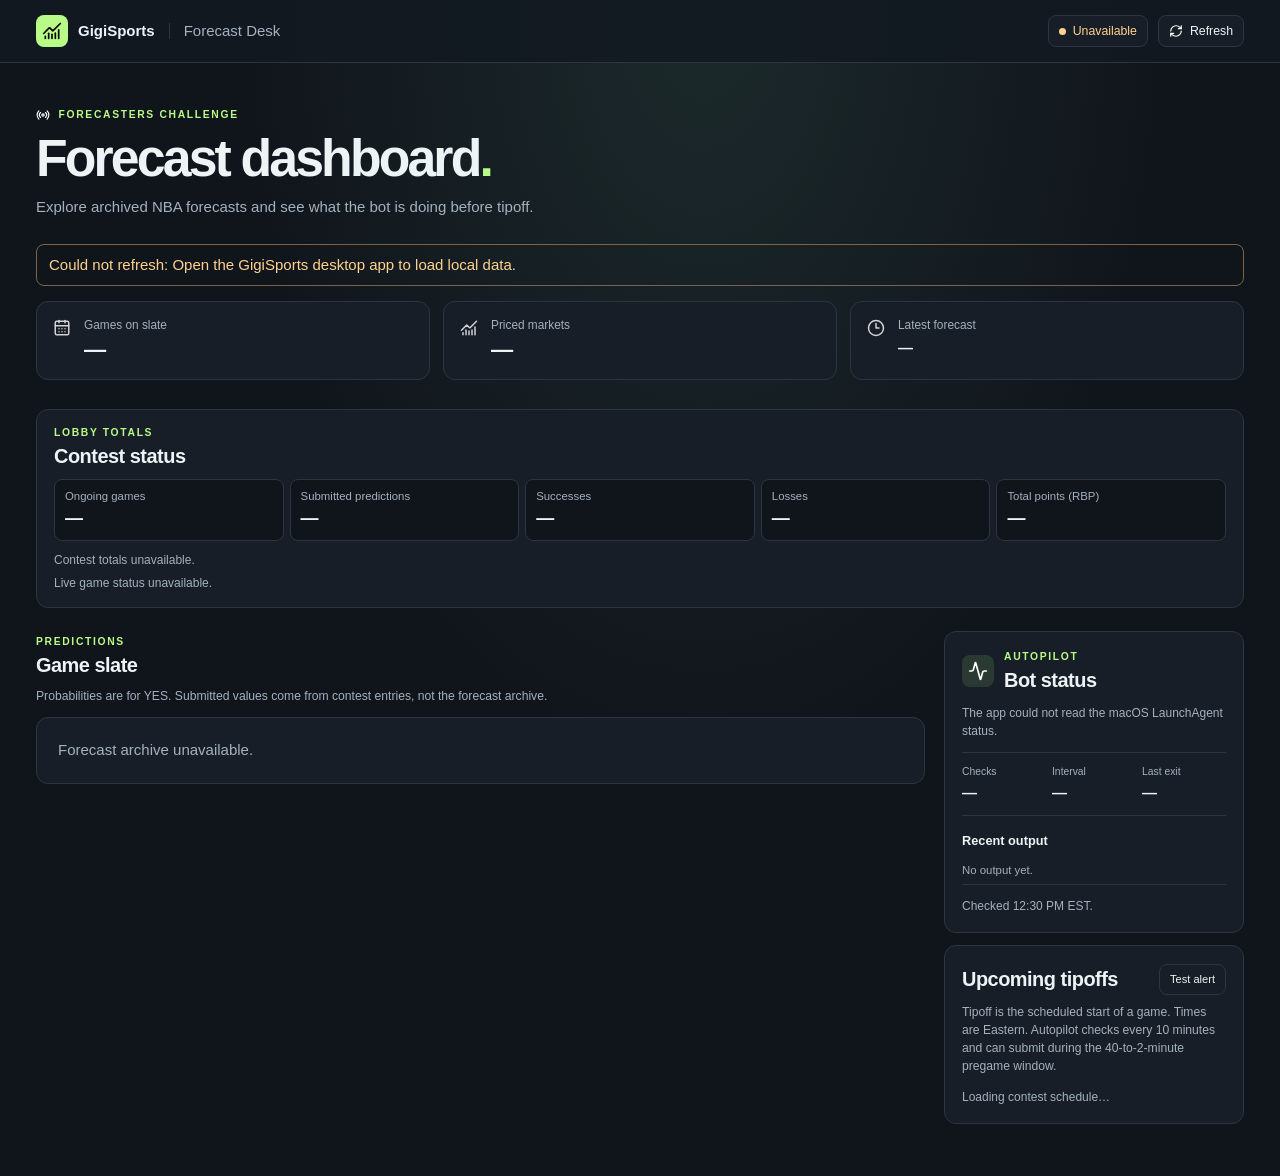
<file: dashboard/index.html>
<!doctype html>
<html lang="en">
<head>
  <meta charset="utf-8">
  <meta name="viewport" content="width=device-width, initial-scale=1">
  <meta name="color-scheme" content="dark">
  <title>GigiSports | Forecast Desk</title>
  <link rel="stylesheet" href="style.css">
  <script type="module" src="app.js"></script>
</head>
<body>
  <header class="top">
    <div class="wrap bar">
      <div class="brand"><span class="brand-mark"><img src="assets/chart-no-axes-combined.svg" alt=""></span>GigiSports<span class="divider"></span><span class="product">Forecast Desk</span></div>
      <div class="top-actions"><span id="top-status" class="chip"><i></i> Checking bot</span><button id="refresh" class="refresh" type="button" aria-label="Refresh dashboard"><img src="assets/refresh-cw.svg" alt=""> <span>Refresh</span></button></div>
    </div>
  </header>
  <main class="wrap">
    <section class="intro" aria-labelledby="title">
      <p class="eyebrow"><img src="assets/radio.svg" alt=""> FORECASTERS CHALLENGE</p>
      <h1 id="title">Forecast dashboard<span>.</span></h1>
      <p class="subtitle">Explore archived NBA forecasts and see what the bot is doing before tipoff.</p>
    </section>
    <p class="notice" id="notice" role="status" hidden></p>
    <section class="stats" aria-label="Slate summary">
      <article class="stat"><img src="assets/calendar-days.svg" alt=""><div><span>Games on slate</span><strong id="game-count">&mdash;</strong></div></article>
      <article class="stat"><img src="assets/chart-no-axes-combined.svg" alt=""><div><span>Priced markets</span><strong id="market-count">&mdash;</strong></div></article>
      <article class="stat"><img src="assets/clock-3.svg" alt=""><div><span>Latest forecast</span><strong id="latest" class="compact">&mdash;</strong></div></article>
    </section>
    <section class="contest-panel" aria-labelledby="contest-title">
      <div class="section-head"><div><p class="eyebrow">LOBBY TOTALS</p><h2 id="contest-title">Contest status</h2></div></div>
      <div id="dashboard-metrics" aria-live="polite">Loading status&hellip;</div>
    </section>
    <div class="layout">
      <section class="slate" aria-labelledby="slate-title">
        <div class="section-head">
          <div><p class="eyebrow">PREDICTIONS</p><h2 id="slate-title">Game slate</h2></div>
          <div class="date-nav" id="date-nav" hidden>
            <button id="prev" type="button" title="Earlier slate" aria-label="Earlier slate"><img src="assets/chevron-left.svg" alt=""></button>
            <strong id="slate-date"></strong>
            <button id="next" type="button" title="Later slate" aria-label="Later slate"><img src="assets/chevron-right.svg" alt=""></button>
          </div>
        </div>
        <p class="slate-hint">Probabilities are for YES. Submitted values come from contest entries, not the forecast archive.</p>
        <div id="games" aria-live="polite"><div class="empty">Loading forecast archive&hellip;</div></div>
      </section>
      <aside class="bot" aria-labelledby="bot-title">
        <div class="bot-heading"><span class="bot-icon"><img src="assets/activity.svg" alt=""></span><div><p class="eyebrow">AUTOPILOT</p><h2 id="bot-title">Bot status</h2></div></div>
        <p id="bot-detail" class="bot-detail">Checking the macOS LaunchAgent&hellip;</p>
        <dl class="bot-stats"><div><dt>Checks</dt><dd id="runs">&mdash;</dd></div><div><dt>Interval</dt><dd id="interval">&mdash;</dd></div><div><dt>Last exit</dt><dd id="last-exit">&mdash;</dd></div></dl>
        <h3>Recent output</h3><ul class="log" id="activity"><li>No output yet.</li></ul>
        <details class="errors" id="error-box" hidden><summary>Recent errors</summary><ul class="log" id="errors"></ul></details>
        <p class="footnote" id="updated"></p>
      </aside>
      <section class="bot schedule" aria-labelledby="schedule-title">
        <div class="section-head"><h2 id="schedule-title">Upcoming tipoffs</h2><button class="refresh" id="test-alert" type="button">Test alert</button></div>
        <p class="slate-hint">Tipoff is the scheduled start of a game. Times are Eastern. Autopilot checks every 10 minutes and can submit during the 40-to-2-minute pregame window.</p>
        <p class="footnote" id="alert-result" role="status"></p>
        <p class="footnote" id="schedule-status" role="status">Loading contest schedule&hellip;</p>
        <ul class="schedule-list" id="schedule-games"></ul>
      </section>
    </div>
  </main>
</body>
</html>
</file>
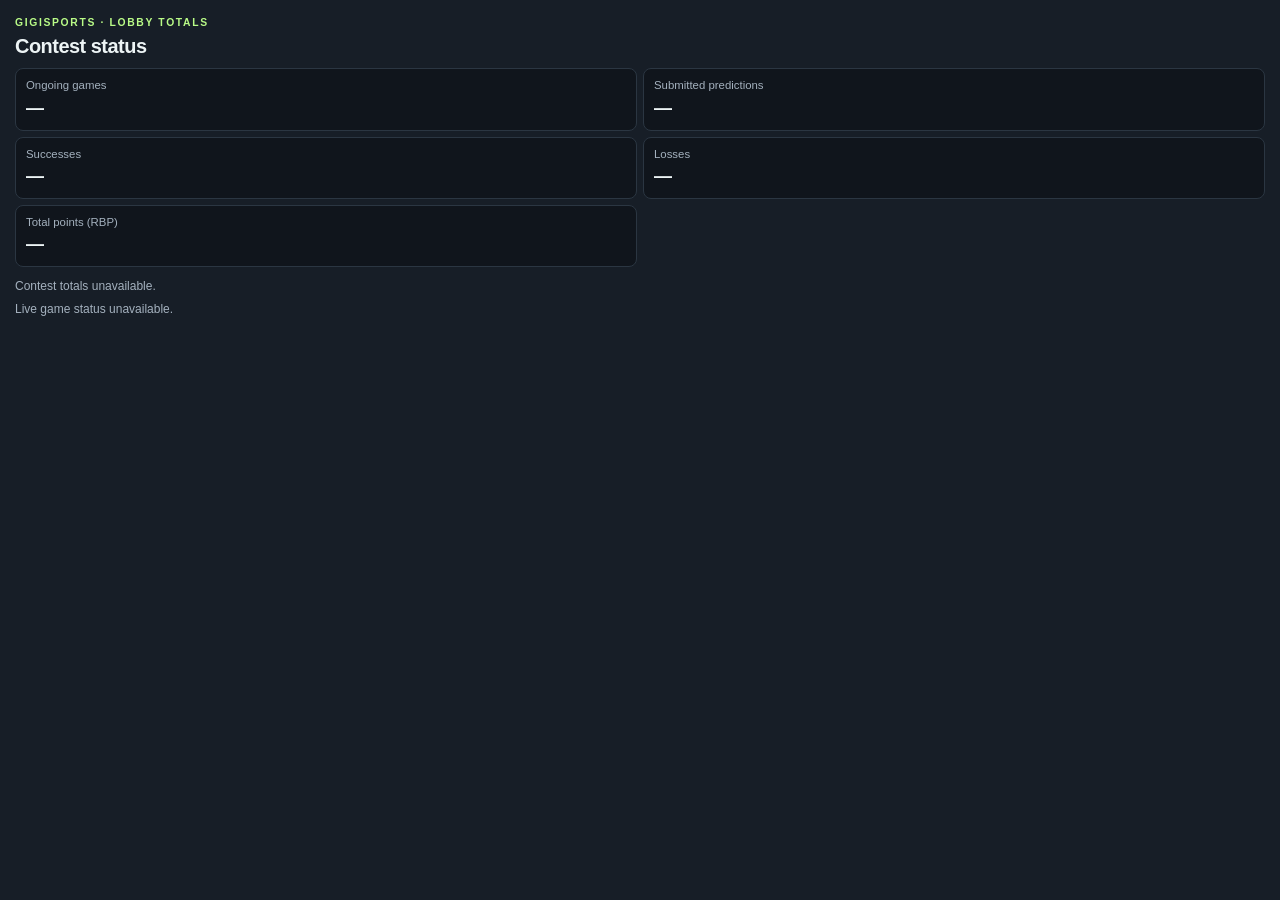
<file: dashboard/menu-status.html>
<!doctype html>
<html lang="en">
<head>
  <meta charset="utf-8">
  <meta name="viewport" content="width=device-width, initial-scale=1">
  <meta name="color-scheme" content="dark">
  <title>GigiSports Contest Status</title>
  <link rel="stylesheet" href="style.css">
  <script type="module" src="menu-status.js"></script>
</head>
<body class="menu-status">
  <main aria-labelledby="menu-title">
    <p class="eyebrow">GIGISPORTS · LOBBY TOTALS</p>
    <h2 id="menu-title">Contest status</h2>
    <div id="menu-metrics" role="status">Loading status&hellip;</div>
  </main>
</body>
</html>
</file>
<file: dashboard/style.css>
:root{color-scheme:dark;--bg:#10151c;--panel:#171e27;--line:#2b3642;--text:#edf4f5;--muted:#a4b1be;--accent:#b9fb87;--green:#233321;--warn:#ffd28e;font:15px/1.5 -apple-system,BlinkMacSystemFont,"Segoe UI",sans-serif}
*{box-sizing:border-box}body{margin:0;background:radial-gradient(ellipse at 55% 0,#1c2a2b 0,transparent 460px),var(--bg);color:var(--text);min-height:100vh}[hidden]{display:none!important}button{font:inherit;color:inherit;cursor:pointer}button:focus-visible,summary:focus-visible{outline:2px solid var(--accent);outline-offset:3px}button:disabled{opacity:.35;cursor:default}img{width:18px;height:18px;filter:invert(1);display:inline-block;vertical-align:middle}.wrap{width:min(1260px,100% - 72px);margin:auto}.top{border-bottom:1px solid var(--line);background:#121921d9}.bar,.brand,.top-actions,.section-head,.date-nav,.bot-heading{display:flex;align-items:center}.bar,.section-head{justify-content:space-between}.bar{min-height:62px;gap:16px}.brand{font-weight:760;gap:10px;white-space:nowrap}.brand-mark,.bot-icon{display:grid;place-items:center;background:var(--accent);color:#152318;border-radius:8px;width:32px;height:32px}.brand-mark img,.bot-icon img{filter:none;width:20px;height:20px}.divider{width:1px;height:16px;background:var(--line);margin:0 4px}.product,.subtitle,.slate-hint,.bot-detail,.footnote{color:var(--muted)}.product{font-weight:450}.top-actions{gap:10px}.chip,.refresh{display:inline-flex;align-items:center;gap:7px;border-radius:8px;padding:6px 10px;white-space:nowrap;font-size:.82rem}.chip{background:var(--panel);border:1px solid var(--line);color:var(--muted)}.chip i{width:7px;height:7px;border-radius:50%;background:currentColor}.chip.good{color:var(--accent);background:var(--green);border-color:#405b35}.chip.warn{color:var(--warn)}.refresh,.date-nav button{background:var(--panel);border:1px solid var(--line)}button:not(:disabled):hover{border-color:#718398}.refresh img,.date-nav img{width:14px;height:14px}.intro{padding:44px 0 25px}.eyebrow{margin:0 0 4px;color:var(--accent);font-size:.69rem;font-weight:800;letter-spacing:.16em}.eyebrow img{width:14px;height:14px;margin-right:4px}h1,h2,h3,p{margin-top:0}h1{font-size:clamp(2.15rem,5vw,3.45rem);line-height:1.08;letter-spacing:-.055em;margin:8px 0 10px}h1 span{color:var(--accent)}.subtitle{margin:0}.stats{display:grid;grid-template-columns:repeat(3,minmax(0,1fr));gap:13px;margin-bottom:29px}.stat,.game,.bot,.empty{background:var(--panel);border:1px solid var(--line);border-radius:12px}.stat{display:flex;gap:13px;align-items:flex-start;padding:15px 16px}.stat img{margin-top:2px;opacity:.8}.stat div{min-width:0}.stat span{display:block;color:var(--muted);font-size:.79rem}.stat strong{display:block;font-size:1.48rem;line-height:1.32;font-variant-numeric:tabular-nums}.stat .compact{font-size:1rem;margin-top:3px}.layout{display:grid;grid-template-columns:minmax(0,1fr) minmax(250px,300px);gap:19px;align-items:start;padding-bottom:52px}.section-head{gap:10px;min-height:50px}h2{font-size:1.33rem;line-height:1.2;margin:0;letter-spacing:-.025em}.date-nav{gap:8px;white-space:nowrap;font-size:.8rem}.date-nav button{border-radius:7px;padding:6px;display:grid;place-items:center}.slate-hint{font-size:.81rem;margin:6px 0 12px}.game{margin-bottom:9px;overflow:hidden}.game summary{list-style:none;cursor:pointer;display:flex;align-items:center;gap:10px;padding:13px 15px}.game summary::-webkit-details-marker{display:none}.game table{width:100%;border-collapse:collapse;font-size:.81rem}.game th,.game td{text-align:left;padding:8px 13px;border-top:1px solid var(--line)}.game th{color:var(--muted);font-size:.72rem}.game td:nth-child(2),.game td:nth-child(3),.game th:nth-child(2),.game th:nth-child(3){text-align:right;font-variant-numeric:tabular-nums}.game td:nth-child(3){color:var(--accent);font-weight:750;white-space:nowrap}.game td:last-child{color:var(--muted)}.empty{padding:21px;color:var(--muted)}.bot{padding:17px}.bot-heading{gap:10px;margin-bottom:12px}.bot-icon{background:#2a3a33}.bot-icon img{filter:invert(1)}.bot-detail,.footnote{font-size:.8rem;margin-bottom:12px}.bot-stats{display:grid;grid-template-columns:repeat(3,minmax(0,1fr));margin:0 0 15px;border-block:1px solid var(--line);padding:11px 0;gap:6px}.bot-stats dt{font-size:.69rem;color:var(--muted)}.bot-stats dd{margin:2px 0 0;font-weight:720;font-variant-numeric:tabular-nums}.bot h3{font-size:.85rem;margin:0 0 6px}.log{padding:0;list-style:none;margin:0 0 12px;color:var(--muted);font-size:.76rem;overflow-wrap:anywhere;max-height:185px;overflow-y:auto}.log li{padding:5px 0;border-bottom:1px solid var(--line)}.errors{color:var(--warn);font-size:.78rem;margin-bottom:9px}.errors summary{cursor:pointer}.footnote{margin:0}.notice{border:1px solid #7c6246;border-radius:8px;color:var(--warn);padding:9px 12px;overflow-wrap:anywhere}
@media(max-width:850px){.wrap{width:calc(100% - 38px)}.layout{grid-template-columns:minmax(0,1fr) minmax(217px,250px);gap:12px}.game summary{padding-inline:10px}}
@media(max-width:700px){.layout{grid-template-columns:minmax(0,1fr)}.bot{grid-row:1}.intro{padding-top:28px}.stats{margin-bottom:16px}.slate{margin-top:5px}.stat{padding:11px;gap:6px}.stat img{display:none}.top-actions{gap:6px}}
@media(max-width:470px){.wrap{width:calc(100% - 26px)}.product,.divider,.refresh span{display:none}.stats{gap:5px}.stat span{font-size:.7rem}.game th,.game td{padding-inline:7px}.game summary{gap:6px}.game summary strong{font-size:.86rem}}

.schedule{grid-column:2;margin-top:-7px}.slate{grid-row:span 2}.schedule .section-head{min-height:34px;margin-bottom:6px}.schedule .refresh{font-size:.74rem}.schedule-list{list-style:none;margin:0;padding:0;max-height:280px;overflow:auto}.schedule-list li{border-top:1px solid var(--line);padding:8px 0;font-size:.78rem}.schedule-list strong,.schedule-list span{display:block}.schedule-list span{color:var(--muted)}.schedule-list .open-window{color:var(--accent)}#alert-result:not(:empty){margin-bottom:7px}@media(max-width:700px){.slate{grid-row:auto}.schedule{grid-column:1;grid-row:2;margin-top:0}}

.contest-panel{padding:15px 17px;margin-bottom:23px;background:var(--panel);border:1px solid var(--line);border-radius:12px}.contest-panel .section-head{min-height:0}
.contest-metrics{display:grid;grid-template-columns:repeat(5,minmax(0,1fr));gap:6px;margin:10px 0}.contest-metrics div{background:var(--bg);border:1px solid var(--line);border-radius:8px;padding:8px 10px}.contest-metrics dt{color:var(--muted);font-size:.76rem}.contest-metrics dd{margin:0;font-weight:750;font-size:1.2rem;overflow-wrap:anywhere;font-variant-numeric:tabular-nums}
.live-games{display:flex;flex-wrap:wrap;gap:6px;list-style:none;margin:0 0 7px;padding:0}.live-games li{font-size:.79rem;color:var(--accent);background:var(--green);border-radius:6px;padding:3px 8px}.contest-metrics~p+p{margin-top:5px}
.game-chevron{width:13px;height:13px;flex:none}.game[open] .game-chevron{transform:rotate(90deg)}.matchup,.team{display:flex;align-items:center;gap:7px;min-width:0}.matchup{flex:1;flex-wrap:wrap;row-gap:3px}.team-logo{width:27px;height:27px;object-fit:contain;filter:none;flex:none}.versus,.game-meta{color:var(--muted);font-size:.78rem}.game-meta{text-align:right;flex:0 0 auto;max-width:100px}.game-meta span{display:block}.game-meta .entered{color:var(--accent)}
@media(max-width:700px){.contest-metrics{grid-template-columns:repeat(3,minmax(0,1fr))}}
@media(max-width:470px){.team-logo{width:22px;height:22px}.game-meta{max-width:78px;font-size:.72rem}.bar{gap:5px}}

.menu-status{background:var(--panel);padding:15px;min-height:0}.menu-status .contest-metrics{grid-template-columns:repeat(2,minmax(0,1fr))}.menu-status .live-games{max-height:98px;overflow:auto}.menu-status .live-games li{flex-basis:100%}
</file>
